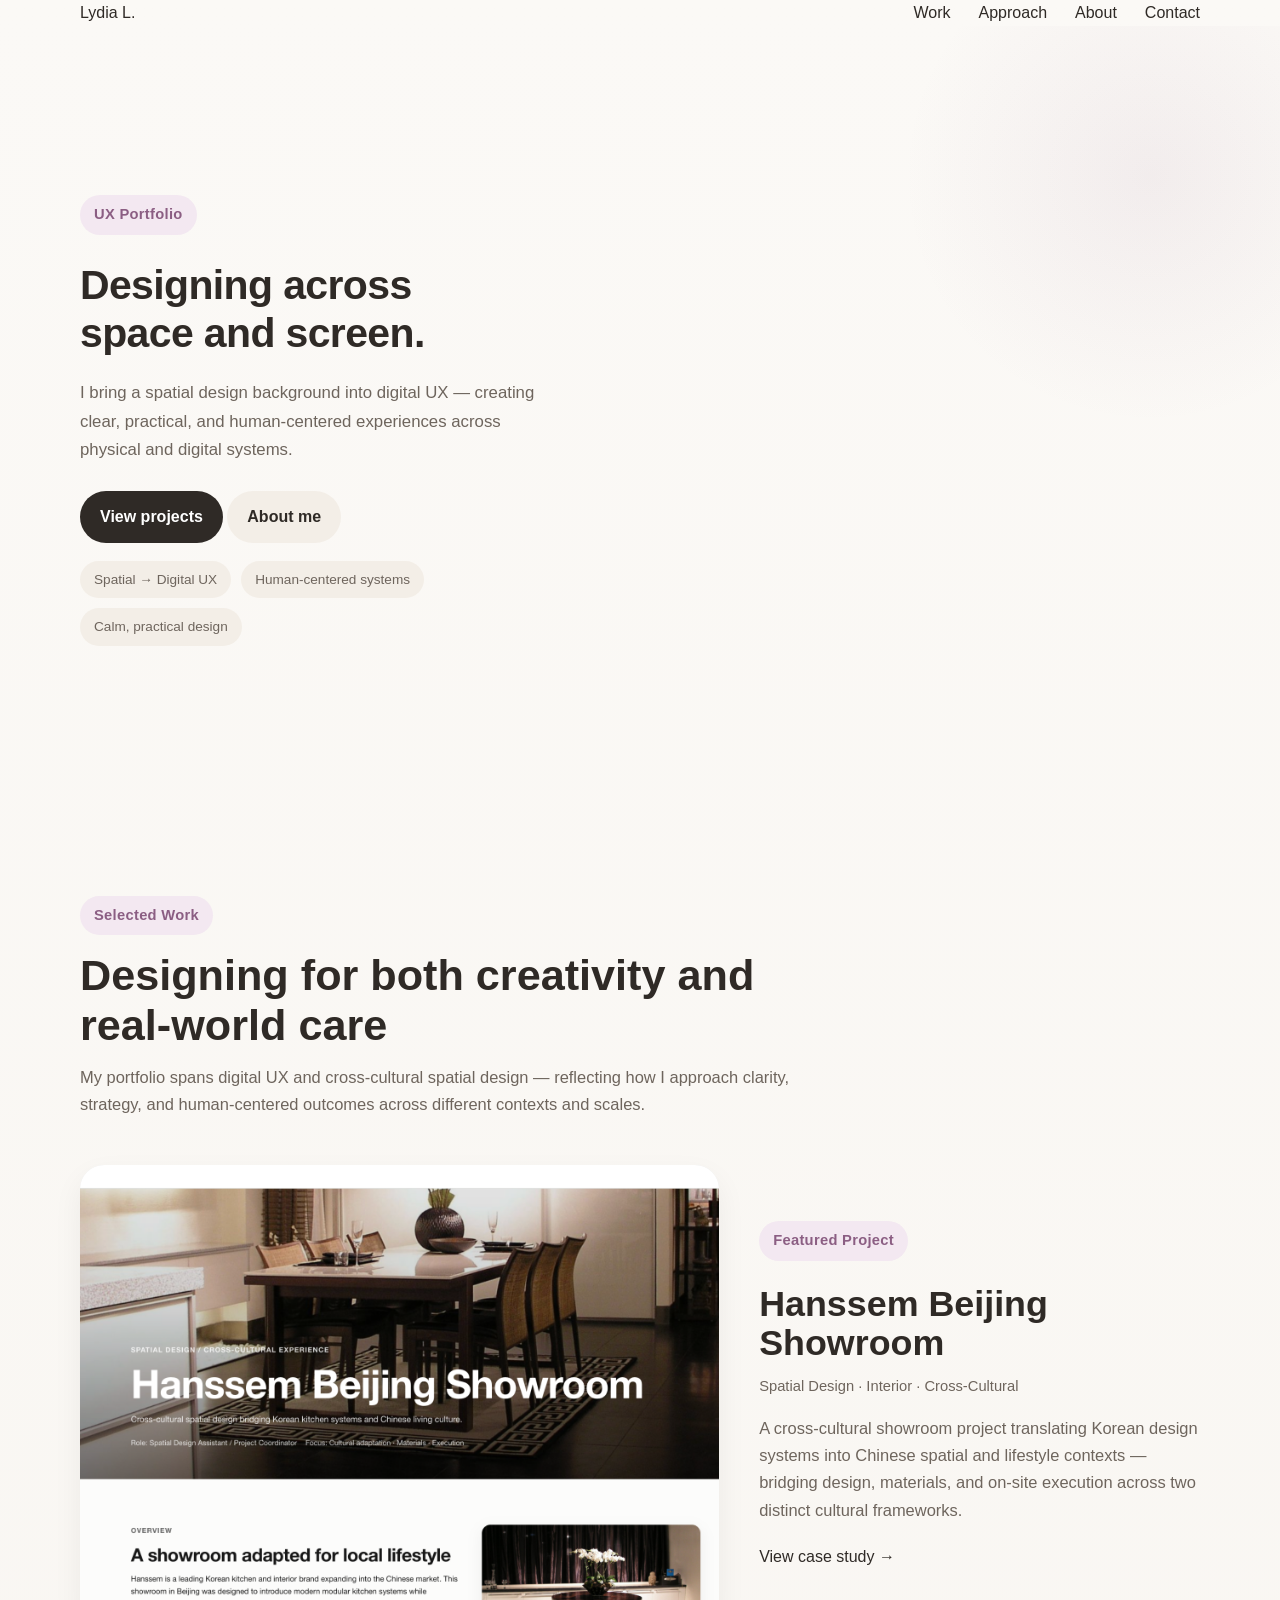
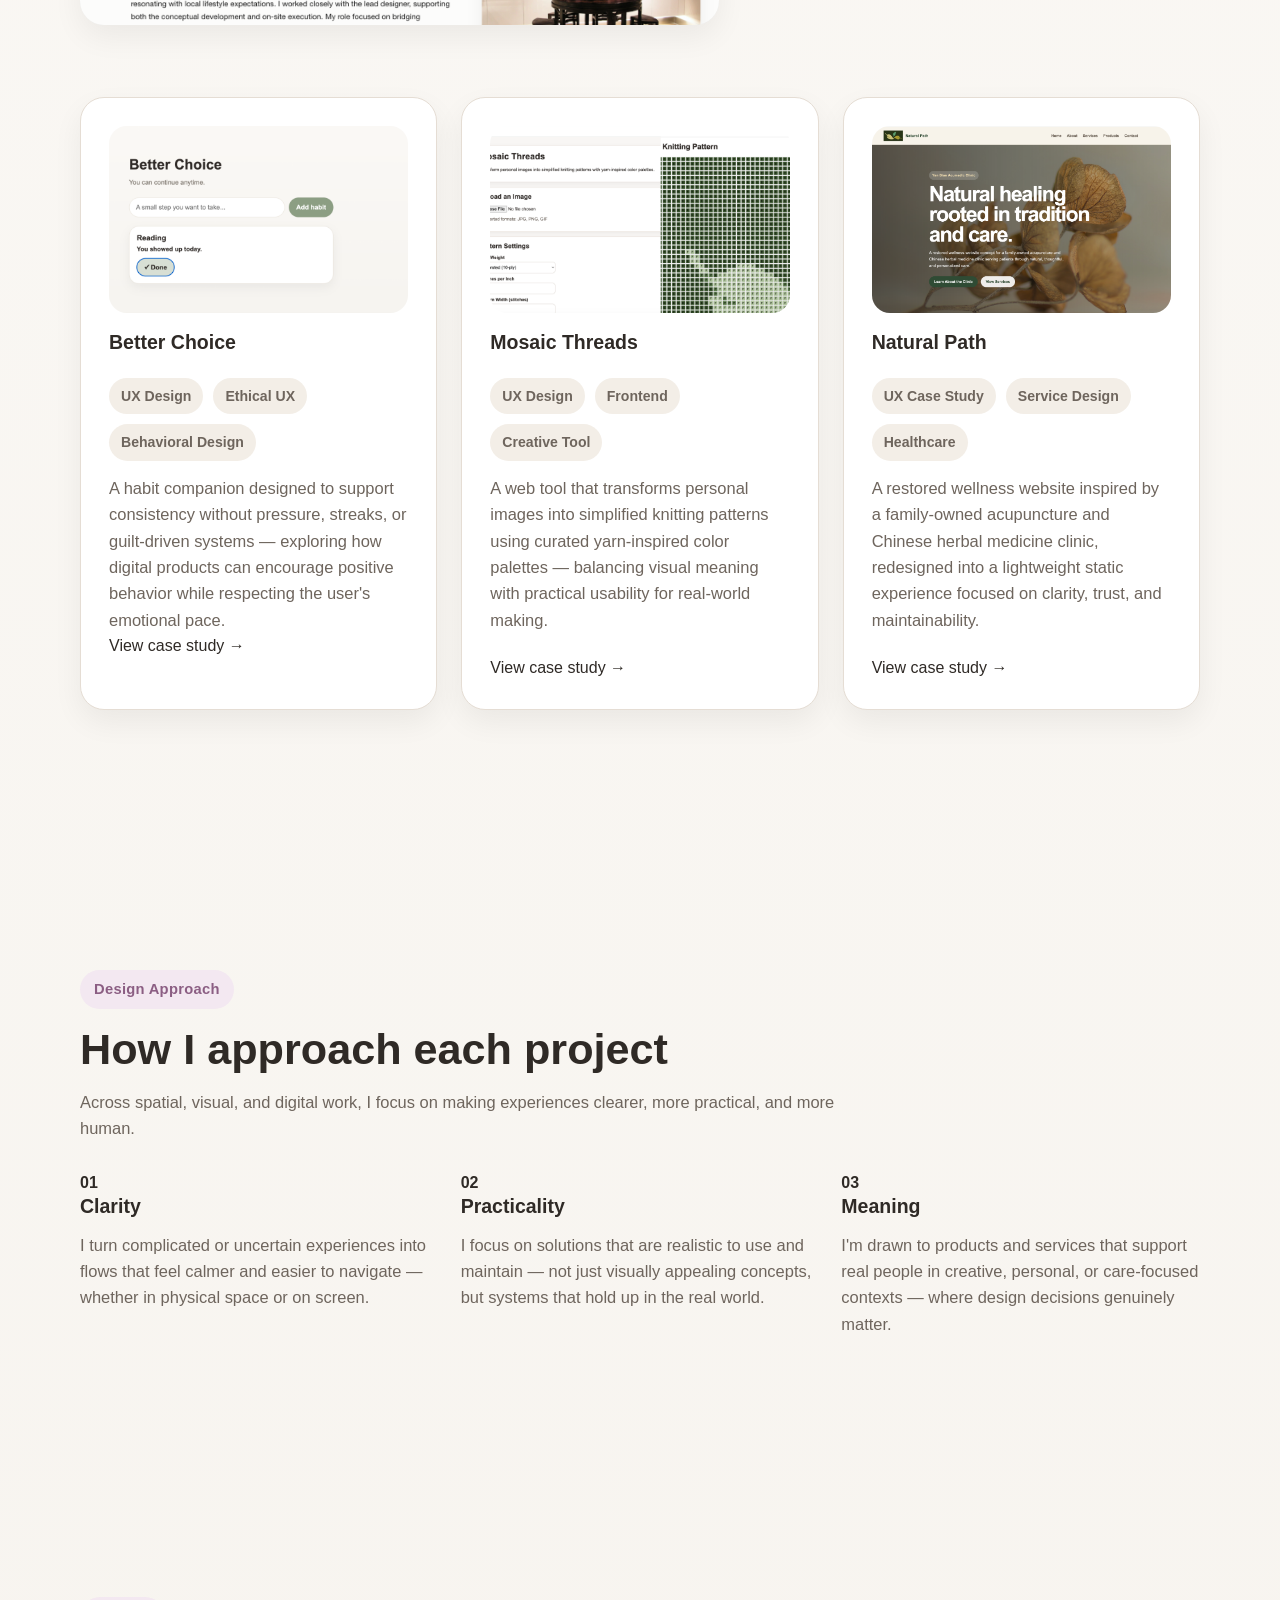
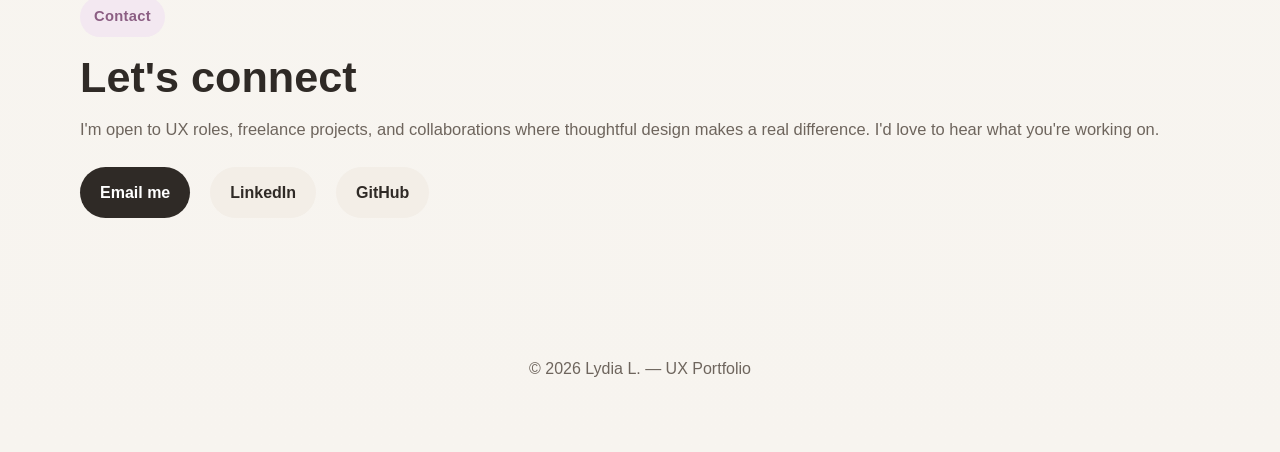
<file: index.html>
<!DOCTYPE html>
<html lang="en">
<head>
  <meta charset="UTF-8" />
  <meta name="viewport" content="width=device-width, initial-scale=1.0" />
  <title>Lydia L. — UX Portfolio</title>
  <link rel="stylesheet" href="assets/css/style.css">
</head>
<body>
  <div class="nav-wrap">
    <div class="container">
      <nav class="nav">
        <div class="brand">Lydia L.</div>
        <div class="nav-links">
          <a href="#work">Work</a>
          <a href="#approach">Approach</a>
          <a href="about.html">About</a>
          <a href="#contact">Contact</a>
        </div>
      </nav>
    </div>
  </div>

  <header class="hero">
    <div class="container hero-grid">
      <div class="hero-copy">
        <div class="eyebrow">UX Portfolio</div>
        <h1>Designing across space and screen.</h1>
        <p>
          I bring a spatial design background into digital UX — creating clear, practical, and human-centered experiences across physical and digital systems.
        </p>        
        <div class="hero-actions">
          <a class="btn btn-primary" href="#work">View projects</a>
          <a class="btn btn-secondary" href="about.html">About me</a>
        </div>
        <div class="hero-note">
          <div class="hero-pill">Spatial → Digital UX</div>
          <div class="hero-pill">Human-centered systems</div>
          <div class="hero-pill">Calm, practical design</div>
        </div>
      </div>

     <div class="hero-visual">
      <div class="image-card">
        <video autoplay muted loop playsinline>
          <source src="assets/videos/hero.mp4" type="video/mp4">
        </video>
      </div>
  </div>
</div>
    </div>
  </header>

  <main>
    <section class="section" id="work">
      <div class="container">
        <div class="section-header">
          <div class="eyebrow">Selected Work</div>
          <h2>Designing for both creativity and real-world care</h2>
          <p>
            My portfolio spans digital UX and cross-cultural spatial design —
            reflecting how I approach clarity, strategy, and human-centered outcomes
            across different contexts and scales.
          </p>
        </div>

        <section class="featured-project">
          <div class="featured-project__media">
            <img
              src="assets/images/hanssem-preview.png"
              alt="Preview of Hanssem Beijing Showroom case study"
            />
          </div>

          <div class="featured-project__content">
            <p class="eyebrow">Featured Project</p>
            <h3>Hanssem Beijing Showroom</h3>
            <p class="project-tags">Spatial Design · Interior · Cross-Cultural</p>
            <p class="project-summary">
              A cross-cultural showroom project translating Korean design systems into
              Chinese spatial and lifestyle contexts — bridging design, materials, and
              on-site execution across two distinct cultural frameworks.
            </p>
            <a
              href="https://flowingcity777.github.io/hanssem-beijing-showroom/"
              class="project-link"
            >
              View case study →
            </a>
          </div>
        </section>

        <div class="grid-2">
          <article class="project-card">
            <img src="assets/images/final.png" alt="Better Choice project preview" />
            <h3>Better Choice</h3>
            <div class="project-meta">
              <span class="tag">UX Design</span>
              <span class="tag">Ethical UX</span>
              <span class="tag">Behavioral Design</span>
            </div>
            <p>
              A habit companion designed to support consistency without pressure, streaks, or guilt-driven systems — exploring how digital products can encourage positive behavior while respecting the user's emotional pace.
            </p>
            <a href="https://flowingcity777.github.io/better-choice-case-study/" class="project-link">View case study →</a>
          </article>

          <article class="project-card">
            <img src="assets/images/pattern.png" alt="Mosaic Threads project preview" />
            <h3>Mosaic Threads</h3>
            <div class="project-meta">
              <span class="tag">UX Design</span>
              <span class="tag">Frontend</span>
              <span class="tag">Creative Tool</span>
            </div>
            <p>
              A web tool that transforms personal images into simplified knitting patterns using curated yarn-inspired color palettes — balancing visual meaning with practical usability for real-world making.
            </p>
            <div class="project-actions">
              <a href="https://flowingcity777.github.io/mosaic-threads-portfolio-page/" class="project-link">View case study →</a>
            </div>
          </article>

          <article class="project-card">
            <img src="assets/images/Homepage.png" alt="Acupuncture & Wellness Platform UX" />
            <h3>Natural Path</h3>
            <div class="project-meta">
              <span class="tag">UX Case Study</span>
              <span class="tag">Service Design</span>
              <span class="tag">Healthcare</span>
            </div>
            <p>
              A restored wellness website inspired by a family-owned acupuncture and Chinese herbal medicine clinic, redesigned into a lightweight static experience focused on clarity, trust, and maintainability.
            </p>
            <div class="project-actions">
              <a href="https://flowingcity777.github.io/acupuncture-clinic-case-study/" class="project-link">View case study →</a>
            </div>
          </article>
        </div>
      </div>
    </section>

    <section class="section" id="approach">
      <div class="container">
        <div class="section-header">
          <div class="eyebrow">Design Approach</div>
            <h2>How I approach each project</h2>
            <p>
            Across spatial, visual, and digital work, I focus on making experiences clearer, more practical, and more human.
            </p>
          </div>

        <div class="grid-3">
          <div class="feature-card">
            <strong>01</strong>
            <h3>Clarity</h3>
            <p>I turn complicated or uncertain experiences into flows that feel calmer and easier to navigate — whether in physical space or on screen.</p>
          </div>
          <div class="feature-card">
            <strong>02</strong>
            <h3>Practicality</h3>
            <p>I focus on solutions that are realistic to use and maintain — not just visually appealing concepts, but systems that hold up in the real world.</p>
          </div>
          <div class="feature-card">
            <strong>03</strong>
            <h3>Meaning</h3>
            <p>I'm drawn to products and services that support real people in creative, personal, or care-focused contexts — where design decisions genuinely matter.</p>
          </div>
        </div>
      </div>
    </section>

    <section class="section" id="contact">
      <div class="container">
        <div class="cta-card">
          <div class="eyebrow">Contact</div>
          <h2>Let's connect</h2>
          <p>
            I'm open to UX roles, freelance projects, and collaborations where thoughtful design makes a real difference. I'd love to hear what you're working on.
          </p>
          <div class="contact-links">
            <a class="btn btn-primary" href="mailto:flowingcity777@gmail.com">Email me</a>
            <a class="btn btn-secondary" href="https://www.linkedin.com/in/lydia-l-ux/" target="_blank" rel="noreferrer">LinkedIn</a>
            <a class="btn btn-secondary" href="https://github.com/flowingcity777" target="_blank" rel="noreferrer">GitHub</a>
          </div>
        </div>
      </div>
    </section>
  </main>

  <footer>
    <div class="container">
      © 2026 Lydia L. — UX Portfolio
    </div>
  </footer>
</body>
</html>
</file>
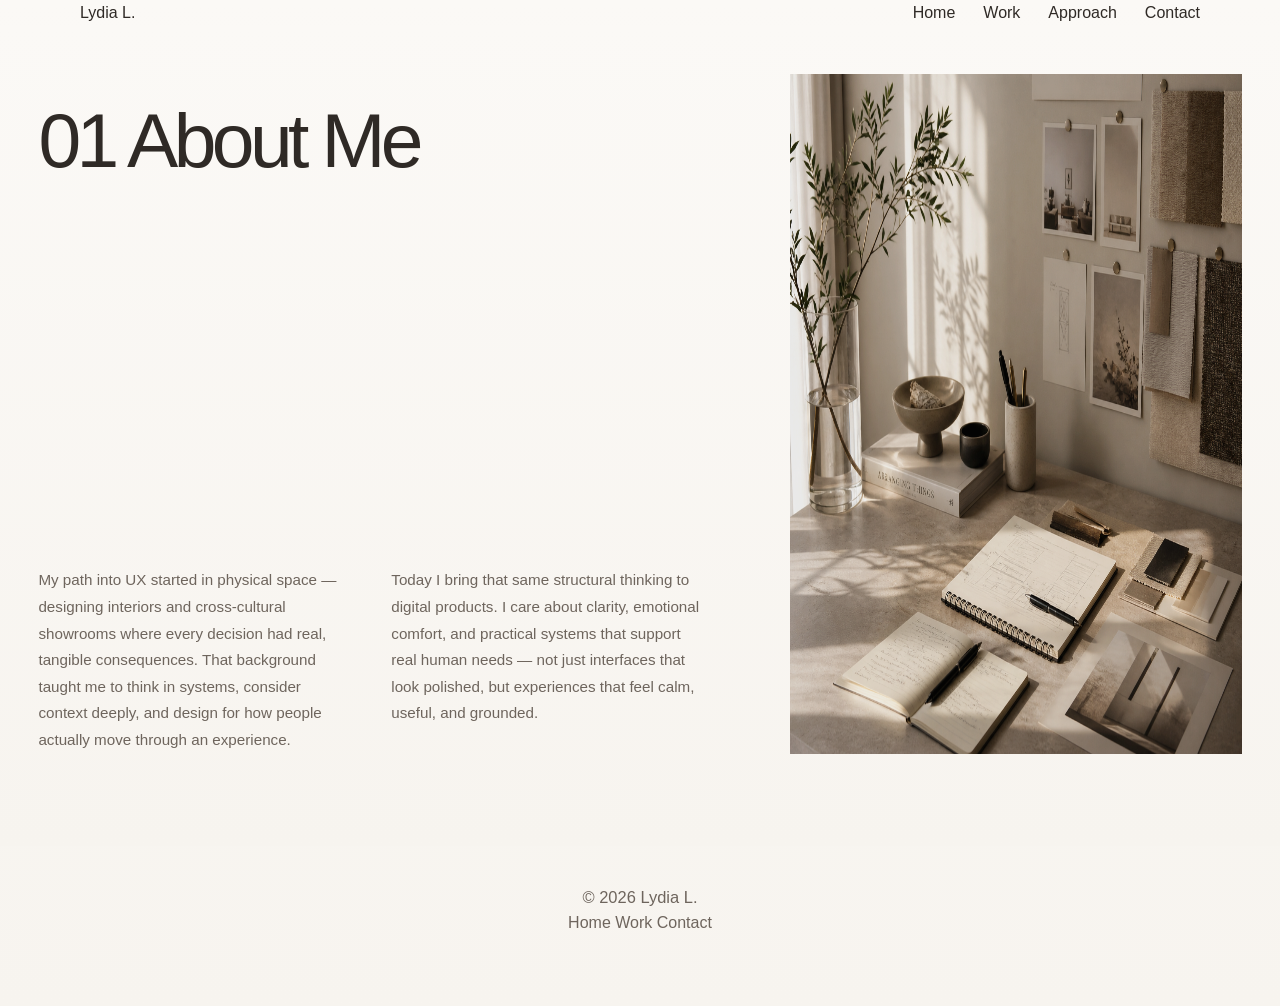
<file: about.html>
<!DOCTYPE html>
<html lang="en">
<head>
  <meta charset="UTF-8" />
  <meta name="viewport" content="width=device-width, initial-scale=1.0" />
  <title>About — Lydia L.</title>
  <link rel="stylesheet" href="./assets/css/style.css">
</head>

<body>
  <div class="nav-wrap">
    <div class="container">
      <nav class="nav">
        <div class="brand"><a href="index.html">Lydia L.</a></div>
        <div class="nav-links">
          <a href="index.html">Home</a>
          <a href="index.html#work">Work</a>
          <a href="index.html#approach">Approach</a>
          <a href="index.html#contact">Contact</a>
        </div>
      </nav>
    </div>
  </div>

  <main class="about-editorial">
    <section class="about-editorial-grid">
      <div class="about-editorial-copy">
        <p class="about-kicker">01 About Me</p>

        <div class="about-columns">
          <p>
            My path into UX started in physical space — designing interiors and cross-cultural showrooms where every decision had real, tangible consequences. That background taught me to think in systems, consider context deeply, and design for how people actually move through an experience.
          </p>

          <p>
            Today I bring that same structural thinking to digital products. I care about clarity, emotional comfort, and practical systems that support real human needs — not just interfaces that look polished, but experiences that feel calm, useful, and grounded.
          </p>
        </div>
      </div>

      <div class="about-editorial-media">
        <img src="assets/images/about-photo.png" alt="Lydia creative workspace">
      </div>
    </section>
  </main>
  <footer class="about-footer">
  <div class="container">
    <p>© 2026 Lydia L.</p>
    <div class="footer-links">
      <a href="index.html">Home</a>
      <a href="index.html#work">Work</a>
      <a href="index.html#contact">Contact</a>
    </div>
  </div>
</footer>
</body>
</html>
</file>
<file: assets/css/style.css>
:root {
  --bg: #f7f4ef;
  --surface: #ffffff;
  --surface-soft: #f3eee7;
  --text: #2f2a26;
  --muted: #6e655d;
  --border: #e5ddd4;
  --accent: #8b5e83;
  --accent-soft: #f3e8f1;
  --shadow: 0 12px 30px rgba(0, 0, 0, 0.06);
  --shadow-soft: 0 6px 18px rgba(0, 0, 0, 0.04);
  --radius-lg: 24px;
  --radius-md: 18px;
  --max-width: 1120px;
}

* {
  box-sizing: border-box;
}

html {
  scroll-behavior: smooth;
}

body {
  margin: 0;
  font-family: Arial, Helvetica, sans-serif;
  color: var(--text);
  background: linear-gradient(180deg, #fbf9f6 0%, var(--bg) 100%);
  line-height: 1.6;
}

.btn {
  display: inline-flex;
  align-items: center;
  justify-content: center;
  padding: 13px 20px;
  border-radius: 999px;
  font-weight: 700;
}

.btn-primary {
  background: var(--text);
  color: #fff;
}

.btn-secondary {
  background: var(--surface-soft);
  color: var(--text);
}

img {
  display: block;
  max-width: 100%;
  border-radius: var(--radius-md);
}

.image-card {
  overflow: hidden;
  height: 100%;
  width: min(100%, 560px);
}

.image-card video {
  aspect-ratio: 4 / 5;
  width: 100%;
  height: auto;
  object-fit: cover;
}

/* HERO IMAGE ANIMATION */
.hero-visual img {
  animation: heroFloat 7s ease-in-out infinite alternate;
  animation-delay: 0.3s;
  transition: transform 0.6s ease;
  max-width: 90%;
}

.hero-visual video {
  width: 100%;
  max-width: 90%;
  border-radius: var(--radius-md);
  display: block;

  /* keep your animation feel */
  animation: heroFloat 7s ease-in-out infinite alternate;
  animation-delay: 0.3s;
  transition: transform 0.6s ease;
  transform: scale(1.08);
}

.hero-visual:hover video {
  animation-play-state: paused;
  transform: translateY(-10px) scale(1.045);
}

@keyframes heroFloat {
  0% {
    transform: translateY(0px) scale(1);
  }
  100% {
    transform: translateY(-16px) scale(1.035);
  }
}

.hero-copy {
  animation: fadeUp 1.2s ease forwards;
  max-width: 580px;
}

.hero-visual {
  animation: fadeIn 1.6s ease forwards;
  cursor: pointer;
  display: flex;
  justify-content: flex-start;
}

@keyframes fadeUp {
  from {
    opacity: 0;
    transform: translateY(18px);
  }
  to {
    opacity: 1;
    transform: translateY(0);
  }
}

@keyframes fadeIn {
  from {
    opacity: 0;
    transform: scale(0.98);
  }
  to {
    opacity: 1;
    transform: scale(1);
  }
}

a {
  color: inherit;
  text-decoration: none;
}

.container {
  width: min(var(--max-width), 92%);
  margin: 0 auto;
}

.section {
  padding: 100px 0;
}

.section + .section {
  margin-top: 40px;
}

#work {
  margin-bottom: 60px;
}

#approach {
  margin-bottom: 60px;
}

.eyebrow {
  display: inline-flex;
  align-items: center;
  width: fit-content;
  max-width: max-content;
  padding: 8px 14px;
  border-radius: 999px;
  background: var(--accent-soft);
  color: var(--accent);
  font-size: 0.92rem;
  font-weight: 700;
  letter-spacing: 0.02em;
  margin-bottom: 16px;
}

.featured-project__content .eyebrow {
  align-self: flex-start;
  width: auto;
  max-width: max-content;
}

header {
  padding: 20px 0;
}

.nav {
  display: flex;
  justify-content: space-between;
  align-items: center;
}

.site-title {
  font-size: 1.4rem;
}

.nav-links {
  display: flex;
  gap: 28px;   /* increase spacing between links */
}

.hero {
  padding: 80px 0 60px;
  position: relative;
  overflow: hidden;
}

/* soft ambient gradient glow */
.hero::after {
  content: "";
  position: absolute;
  width: 500px;
  height: 500px;
  background: radial-gradient(circle, rgba(139, 94, 131, 0.08) 0%, transparent 70%);
  top: -100px;
  right: -120px;
  z-index: 0;
  animation: glowMove 14s ease-in-out infinite alternate;
}

@keyframes glowMove {
  from {
    transform: translateY(0px);
  }
  to {
    transform: translateY(20px);
  }
}

/* ensure content stays above */
.hero-grid {
  display: grid;
  grid-template-columns: 0.95fr 1.05fr;
  align-items: center;
  gap: 44px;
  position: relative;
  z-index: 1;
}

h1,
h2,
h3 {
  margin: 0 0 14px;
  line-height: 1.15;
}

h1 {
  font-size: clamp(2.4rem, 3.2vw, 3rem);
  line-height: 1.18;
  margin-bottom: 22px;
  letter-spacing: -0.015em;
  max-width: 18ch;
}

h2 {
  font-size: clamp(1.8rem, 4vw, 2.7rem);
}

h3 {
  font-size: 1.22rem;
}

.hero p {
  font-size: 1.05rem;
  max-width: 52ch;
  margin-bottom: 20px;
  line-height: 1.7;
}

.hero-copy > * + * {
  margin-top: 10px;
}

.hero-actions {
  margin-top: 26px;
}

p {
  margin: 0;
  color: var(--muted);
  font-size: 1.03rem;
}

.section-header {
  max-width: 760px;
  margin-bottom: 28px;
}

/* Featured Hanssem project */
.featured-project {
  display: grid;
  grid-template-columns: minmax(0, 1.45fr) minmax(320px, 1fr);
  gap: 2.5rem;
  align-items: stretch;
  margin: 3rem 0 4.5rem;
}

.featured-project__media {
  min-height: 460px;
  border-radius: var(--radius-lg);
  overflow: hidden;
  background: #e9e9e9;
  box-shadow: var(--shadow);
}

.featured-project__media img {
  width: 100%;
  height: 100%;
  object-fit: cover;
  border-radius: 0;
}

.featured-project__content {
  display: flex;
  flex-direction: column;
  justify-content: center;
  padding: 0.5rem 0;
}

.featured-project__content h3 {
  margin: 0.5rem 0 0.75rem;
  font-size: clamp(1.9rem, 2.8vw, 2.6rem);
  line-height: 1.1;
}

.project-tags {
  margin: 0 0 1rem;
  font-size: 0.92rem;
  color: var(--muted);
}

.project-summary {
  max-width: 52ch;
  margin-bottom: 1.25rem;
  line-height: 1.65;
}

/* Secondary project cards */
.projects-grid {
  display: grid;
  grid-template-columns: repeat(3, minmax(0, 1fr));
  gap: 1.75rem;
}

.project-card {
  display: flex;
  flex-direction: column;
  padding: 28px;
  background: var(--surface);
  border: 1px solid var(--border);
  border-radius: var(--radius-lg);
  box-shadow: var(--shadow);
  transition: transform 0.2s ease, box-shadow 0.2s ease;
}

.project-card:hover {
  transform: translateY(-4px);
  box-shadow: 0 12px 28px rgba(0, 0, 0, 0.08);
}

.project-card img {
  width: 100%;
  aspect-ratio: 16 / 10;
  object-fit: cover;
  border-radius: var(--radius-md);
  margin-bottom: 18px;
}

.project-card__body h3 {
  margin: 0 0 0.5rem;
  font-size: 1.25rem;
}

.project-card__body .project-tags {
  margin-bottom: 0.85rem;
}

.project-card__body p:last-of-type {
  margin-bottom: 1rem;
}

.project-actions {
  display: flex;
  gap: 14px;
  flex-wrap: wrap;
  margin-top: auto;
  padding-top: 22px;
}

/* Supporting tags */
.project-meta {
  display: inline-flex;
  gap: 10px;
  flex-wrap: wrap;
  margin: 10px 0 14px;
}

.tag {
  display: inline-block;
  padding: 7px 12px;
  border-radius: 999px;
  background: var(--surface-soft);
  color: var(--muted);
  font-size: 0.88rem;
  font-weight: 700;
}

/* Other layout sections */
.grid-2 {
  display: grid;
  grid-template-columns: repeat(auto-fit, minmax(280px, 1fr));
  gap: 24px;
  margin-top: 32px;
}

.grid-3 {
  display: grid;
  grid-template-columns: repeat(3, 1fr);
  gap: 22px;
}

.about-grid {
  display: grid;
  grid-template-columns: 1fr 1fr;
  gap: 22px;
}

.hero-note {
  display: flex;
  flex-wrap: wrap;
  gap: 10px;
  margin-top: 18px;
  max-width: 520px;
}

.hero-pill {
  padding: 8px 14px;
  background: var(--surface-soft);
  border-radius: 999px;
  font-size: 0.85rem;
  color: var(--muted);
  white-space: nowrap;
}

.contact-links {
  display: flex !important;
  gap: 20px !important;
  flex-wrap: wrap;
  margin-top: 24px;
}

footer {
  padding: 38px 0 70px;
  text-align: center;
  color: var(--muted);
}

/* Responsive */
@media (max-width: 960px) {
  .projects-grid {
    grid-template-columns: 1fr;
  }
}

@media (max-width: 900px) {
  .featured-project {
    grid-template-columns: 1fr;
    gap: 1.5rem;
  }

  .featured-project__media {
    min-height: 320px;
  }

  .grid-2,
  .grid-3,
  .about-grid,
  .hero-note {
    grid-template-columns: 1fr;
  }
}

@media (max-width: 768px) {
  .hero-grid {
    grid-template-columns: 1fr;
    gap: 36px;
    text-align: center;
  }

  .hero-visual video {
  width: min(85vw, 340px);
}
  .hero-visual img {
    width: min(85vw, 340px);
    max-width: 340px;
  }
  
  .eyebrow {
  align-self: center;
  margin-left: auto;
  margin-right: auto;
}
  .featured-project__content .eyebrow {
    align-self: center;
    width: auto;
    max-width: max-content;
  }
}

/* About page — editorial layout */
.about-editorial {
  min-height: calc(100vh - 80px);
  padding: 48px 0 80px;
  background: linear-gradient(180deg, #fbf9f6 0%, var(--bg) 100%);
}

.about-editorial-grid {
  width: min(1280px, 94%);
  margin: 0 auto;
  display: grid;
  grid-template-columns: 1.25fr 0.85fr;
  gap: 88px;
  align-items: stretch;
}

.about-editorial-copy {
  display: flex;
  flex-direction: column;
  justify-content: space-between;
  min-height: 680px;
  padding-top: 28px;
}

.about-kicker {
  margin: 0;
  font-size: clamp(3rem, 6vw, 5.2rem);
  line-height: 1;
  letter-spacing: -0.06em;
  color: var(--text);
}

.about-columns {
  display: grid;
  grid-template-columns: 1fr 1fr;
  gap: 42px;
  max-width: 760px;
}

.about-columns p {
  font-size: 0.95rem;
  line-height: 1.75;
  color: var(--muted);
}

.about-editorial-media img {
  width: 100%;
  height: 680px;
  object-position: left center;
  border-radius: 0;
  filter: brightness(0.95) contrast(0.98);
}

/* About page mobile */
@media (max-width: 850px) {
  .about-editorial {
    padding: 36px 0 64px;
  }

  .about-editorial-grid {
    grid-template-columns: 1fr;
    gap: 42px;
  }

  .about-editorial-copy {
    min-height: auto;
    gap: 80px;
    padding-top: 0;
  }

  .about-kicker {
    font-size: clamp(2.8rem, 14vw, 4rem);
  }

  .about-columns {
    grid-template-columns: 1fr;
    gap: 22px;
  }

  .about-editorial-media img {
    height: 430px;
    filter: brightness(0.9) contrast(0.96) saturate(0.92);
    object-position: center bottom;
  }

  .about-editorial-media {
  position: relative;
}

.about-editorial-media::after {
  content: "";
  position: absolute;
  inset: 0;
  background: rgba(255, 255, 255, 0.12);
}
}
</file>
